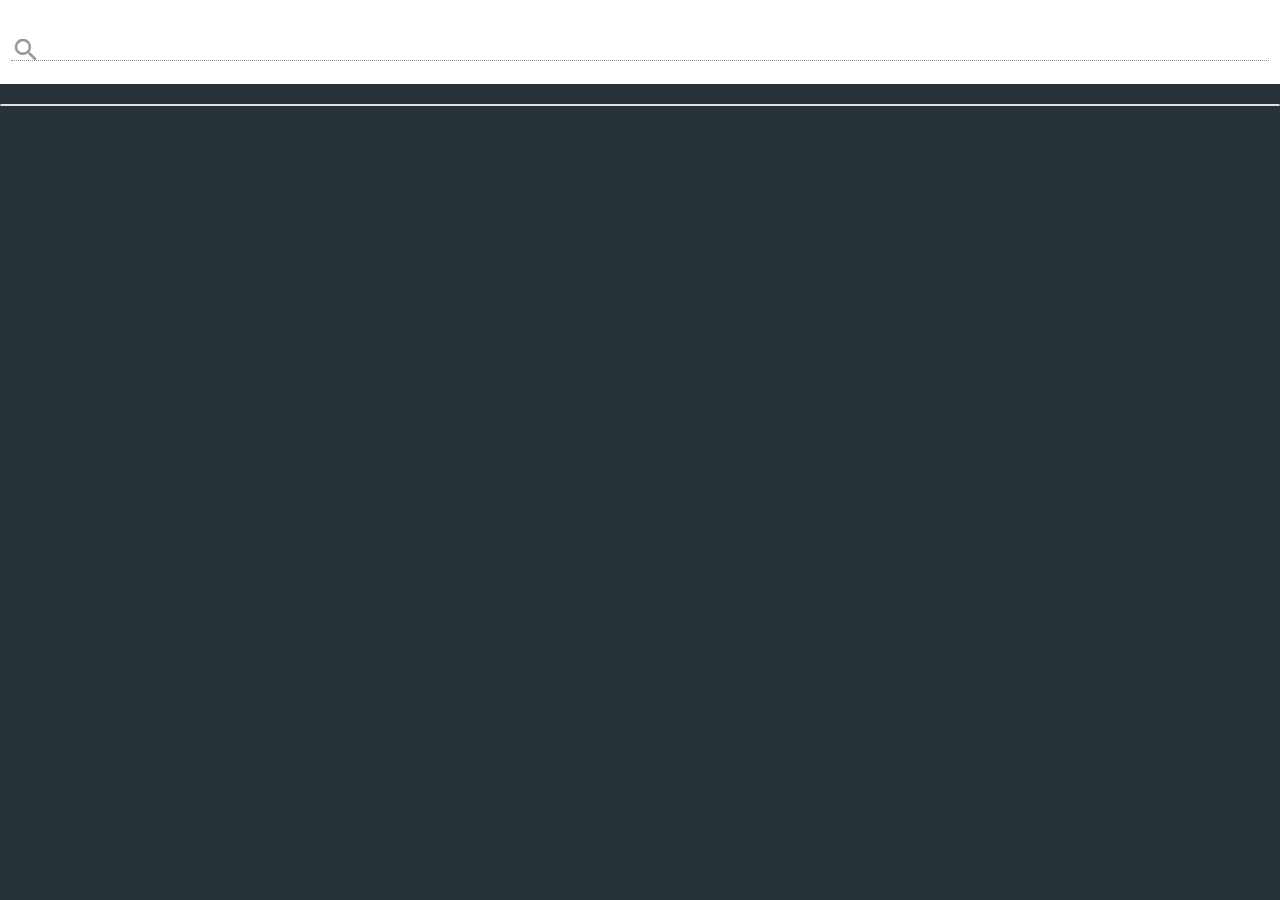
<file: blocked.html>
<!DOCTYPE html>
<html lang="en">
<head>
    <meta charset="UTF-8">
    <title>Blocked - Tap&Resolve</title>
    <link rel="stylesheet" href="materialize.min.css">
    <link href="https://fonts.googleapis.com/icon?family=Material+Icons" rel="stylesheet">
    <meta name="viewport" content="width=device-width, initial-scale=1.0">
    <style>
        .collection-item {
            height: 15vh;
        }

        .card_name_column {
            height: 100%;
            text-align: center;
        }

        .card_name_inner {
            width: 100%;
        }

        .img_column {
            height: 100%;
            overflow: hidden;
        }
    </style>
</head>
<body class="blue-grey darken-4 white-text">

<div class="row white">
    <div class="input-field col s12">
        <input type="text" id="autocomplete-input"  onchange="filterCards()" class="autocomplete" disabled>
        <label for="autocomplete-input"><i class="material-icons prefix">search</i></label>
    </div>
</div>

<div id="card_collection" class="collection">
</div>
<script
        src="https://code.jquery.com/jquery-3.3.1.js"
        integrity="sha256-2Kok7MbOyxpgUVvAk/HJ2jigOSYS2auK4Pfzbm7uH60="
        crossorigin="anonymous"></script>
<script src="https://cdnjs.cloudflare.com/ajax/libs/materialize/1.0.0/js/materialize.min.js"></script>
<script src="constants.js"></script>
<input type="text" value="BLOCKED" id="TABLE_REF" disabled style="display: none">
<script src="cardsFromTable.js"></script>
</body>
</html>
</file>
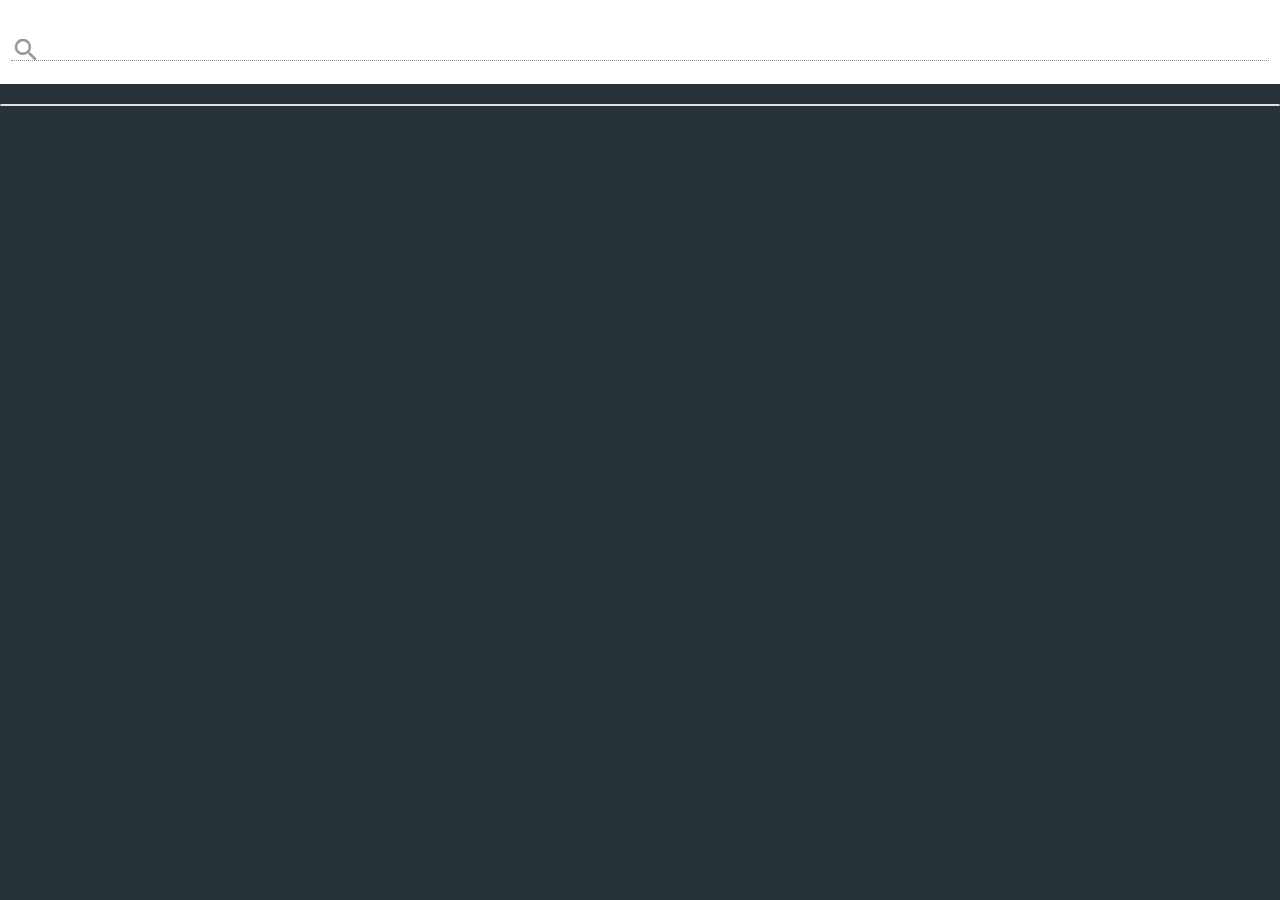
<file: liked.html>
<!DOCTYPE html>
<html lang="en">
<head>
    <meta charset="UTF-8">
    <title>Liked - Tap&Resolve</title>
    <link rel="stylesheet" href="materialize.min.css">
    <link href="https://fonts.googleapis.com/icon?family=Material+Icons" rel="stylesheet">
    <meta name="viewport" content="width=device-width, initial-scale=1.0">
    <style>
        .collection-item {
            height: 15vh;
        }

        .card_name_column {
            height: 100%;
            text-align: center;
        }

        .card_name_inner {
            width: 100%;
        }

        .img_column {
            height: 100%;
            overflow: hidden;
        }
    </style>
</head>
<body class="blue-grey darken-4 white-text">

<div class="row white">
    <div class="input-field col s12">
        <input type="text" id="autocomplete-input"  onchange="filterCards()" class="autocomplete" disabled>
        <label for="autocomplete-input"><i class="material-icons prefix">search</i></label>
    </div>
</div>

<div id="card_collection" class="collection">
</div>

<script
        src="https://code.jquery.com/jquery-3.3.1.js"
        integrity="sha256-2Kok7MbOyxpgUVvAk/HJ2jigOSYS2auK4Pfzbm7uH60="
        crossorigin="anonymous"></script>
<script src="https://cdnjs.cloudflare.com/ajax/libs/materialize/1.0.0/js/materialize.min.js"></script>
<script src="constants.js"></script>
<input type="text" value="LIKED" id="TABLE_REF" disabled style="display: none">
<script src="cardsFromTable.js"></script>
</body>
</html>
</file>
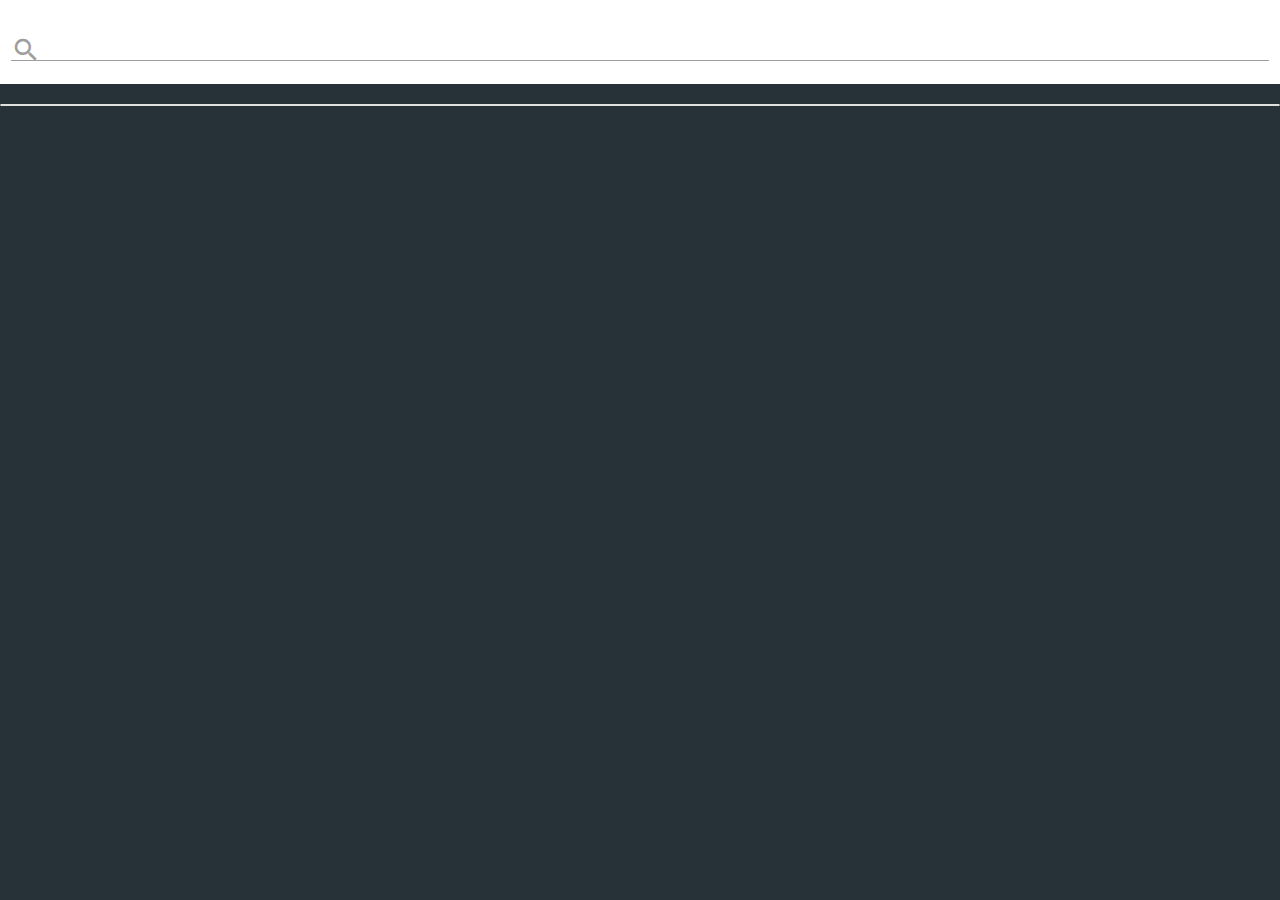
<file: search.html>
<!DOCTYPE html>
<html lang="en">
<head>
    <meta charset="UTF-8">
    <title>Search - Tap&Resolve</title>
    <link rel="stylesheet" href="materialize.min.css">
    <link href="https://fonts.googleapis.com/icon?family=Material+Icons" rel="stylesheet">
    <meta name="viewport" content="width=device-width, initial-scale=1.0">
    <style>
        .collection-item {
            height: 15vh;
        }

        .card_name_column {
            height: 100%;
            text-align: center;
        }

        .card_name_inner {
            width: 100%;
        }

        .img_column {
            height: 100%;
            overflow: hidden;
        }
    </style>
</head>
<body class="blue-grey darken-4 white-text">

<div class="row white">
    <div class="input-field col s12">
        <input type="text" id="autocomplete-input" oninput="filterCards()" class="autocomplete">
        <label for="autocomplete-input"><i class="material-icons prefix">search</i></label>
    </div>
</div>

<div id="results_collection" class="collection blue-grey darken-4 white-text">
</div>

<script
        src="https://code.jquery.com/jquery-3.3.1.js"
        integrity="sha256-2Kok7MbOyxpgUVvAk/HJ2jigOSYS2auK4Pfzbm7uH60="
        crossorigin="anonymous"></script>
<script src="https://cdnjs.cloudflare.com/ajax/libs/materialize/1.0.0/js/materialize.min.js"></script>
<script src="constants.js"></script>
<script src="search.js"></script>
</body>
</html>
</file>
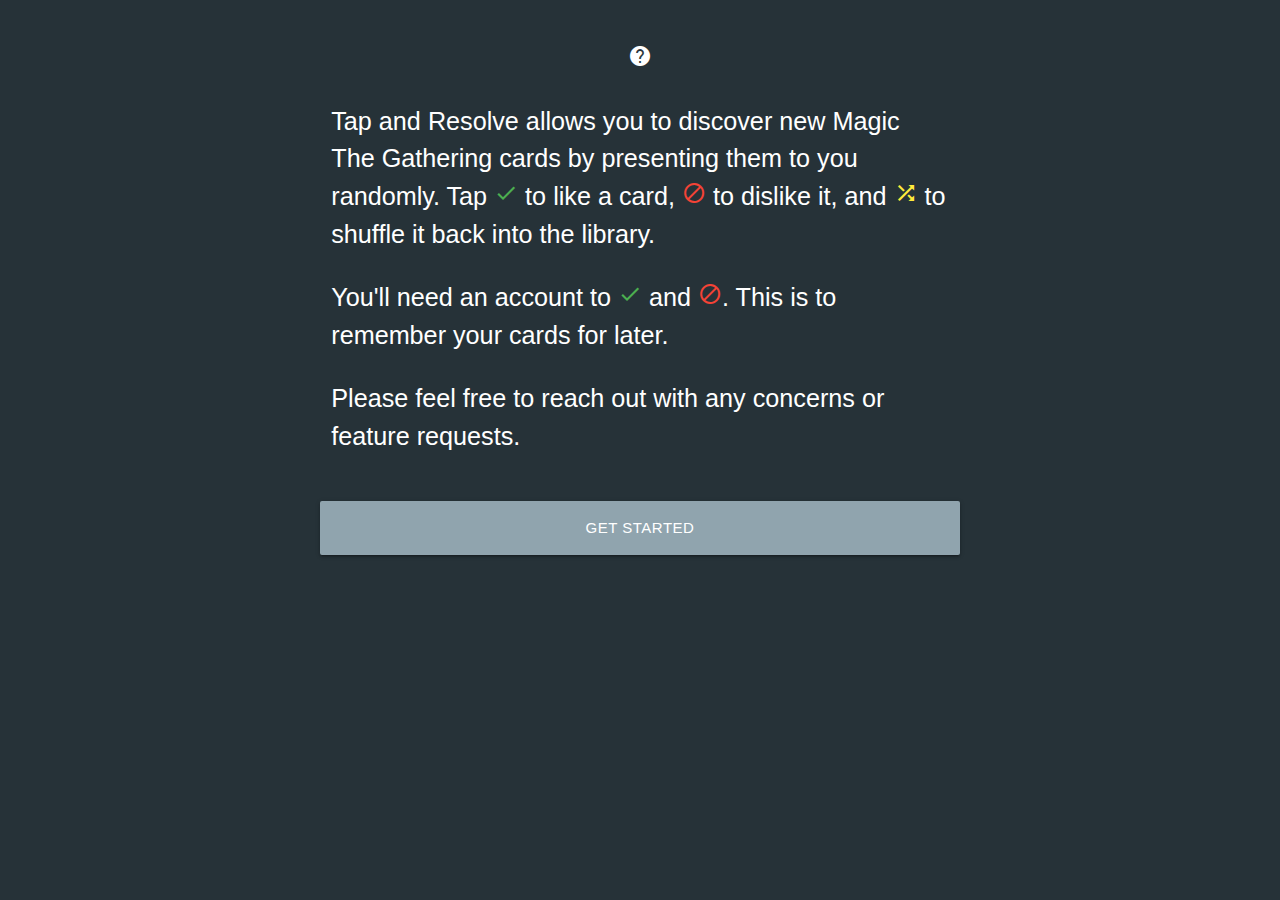
<file: html/about.html>
<!DOCTYPE html>
<html lang="en">
<head>
    <meta charset="UTF-8">
    <title>About - Tap and Resolve - Draw Random Magic The Gathering Cards</title>
    <link rel="stylesheet" href="https://cdnjs.cloudflare.com/ajax/libs/materialize/1.0.0/css/materialize.min.css">
    <link href="https://fonts.googleapis.com/icon?family=Material+Icons" rel="stylesheet">
    <meta name="viewport" content="width=device-width, initial-scale=1.0">
    <link rel="stylesheet" href="../css/about.css">
</head>
<body class="blue-grey darken-4 white-text">
<header>
    <div id="outer_row" class="row valign-wrapper">
        <div class="col s12">
            <div class="row">
                <div class="col xl6 offset-xl3">
                    <h3 class="center"><i class=" material-icons">help</i></h3>
                    <p class="flow-text">
                        Tap and Resolve allows you to discover new Magic The Gathering cards by presenting them to you
                        randomly.
                        Tap
                        <i class="green-text material-icons">check</i> to like a card, <i
                            class="red-text material-icons">block</i> to dislike it, and <i
                            class="yellow-text material-icons">shuffle</i> to shuffle it back into the library.
                    </p>
                    <p class="flow-text">
                        You'll need an account to <i class="green-text material-icons">check</i> and <i
                            class="red-text material-icons">block</i>. This is to remember your cards for later.
                    </p>

                    <p class="flow-text">Please feel free to reach out with any concerns or feature requests.</p>

                </div>

            </div>
            <div id="get_started_row" class="row valign-wrapper">
                <a id="get_started_button" class="center btn-large blue-grey lighten-2 col s12 xl6 offset-xl3"
                   onclick="goToDrawPage()">Get Started</a>
            </div>
        </div>
    </div>
</header>
<main>
</main>
<script
        src="https://code.jquery.com/jquery-3.3.1.js"
        integrity="sha256-2Kok7MbOyxpgUVvAk/HJ2jigOSYS2auK4Pfzbm7uH60="
        crossorigin="anonymous"></script>
<script src="https://cdnjs.cloudflare.com/ajax/libs/materialize/1.0.0/js/materialize.min.js"></script>
<script src="../js/constants.js"></script>
<script src="../js/navBar.js"></script>
<script src="../js/about.js"></script>
</body>
</html>
</file>
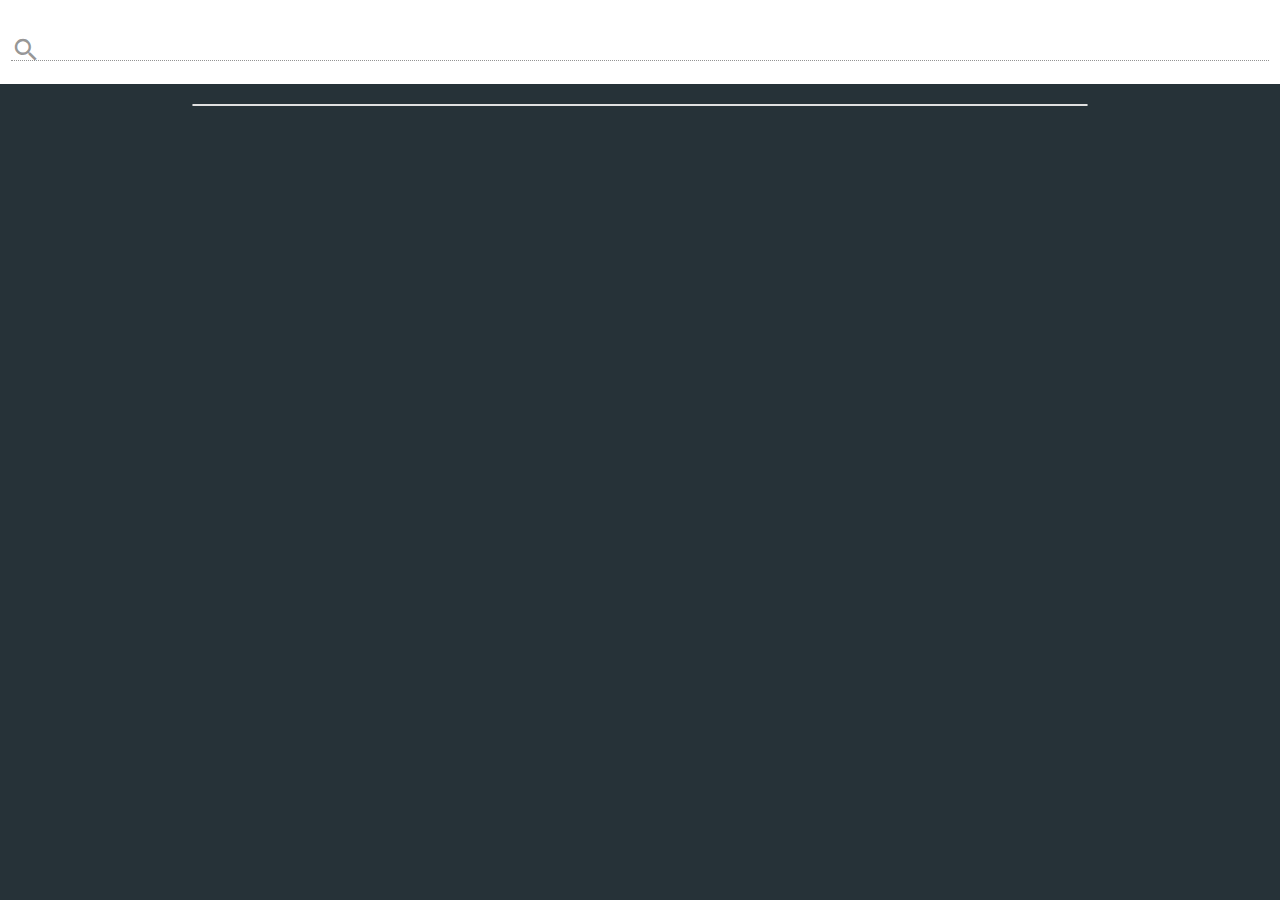
<file: html/blocked.html>
<!DOCTYPE html>
<html lang="en">
<head>
    <meta charset="UTF-8">
    <title>Blocked - Tap and Resolve - Draw Random Magic The Gathering Cards</title>
    <link rel="stylesheet" href="https://cdnjs.cloudflare.com/ajax/libs/materialize/1.0.0/css/materialize.min.css">
    <link href="https://fonts.googleapis.com/icon?family=Material+Icons" rel="stylesheet">
    <meta name="viewport" content="width=device-width, initial-scale=1.0">
    <link rel="stylesheet" href="../css/card_collection.css">
</head>
<body class="blue-grey darken-4 white-text">

<div class="row white">
    <div class="input-field col s12">
        <input type="text" id="autocomplete-input" oninput="filterCards()" class="autocomplete" disabled>
        <label for="autocomplete-input"><i class="material-icons prefix">search</i></label>
    </div>
</div>
<div class="row container">
    <div id="card_collection" class="collection">
    </div>
</div>
<script
        src="https://code.jquery.com/jquery-3.3.1.js"
        integrity="sha256-2Kok7MbOyxpgUVvAk/HJ2jigOSYS2auK4Pfzbm7uH60="
        crossorigin="anonymous"></script>
<script src="https://cdnjs.cloudflare.com/ajax/libs/materialize/1.0.0/js/materialize.min.js"></script>
<script src="../js/constants.js"></script>
<script src="../js/navBar.js"></script>
<script src="../js/cardModal.js"></script>
<input type="text" value="BLOCKED" id="TABLE_REF" disabled style="display: none">
<script src="../js/cardsFromTable.js"></script>
</body>
</html>
</file>
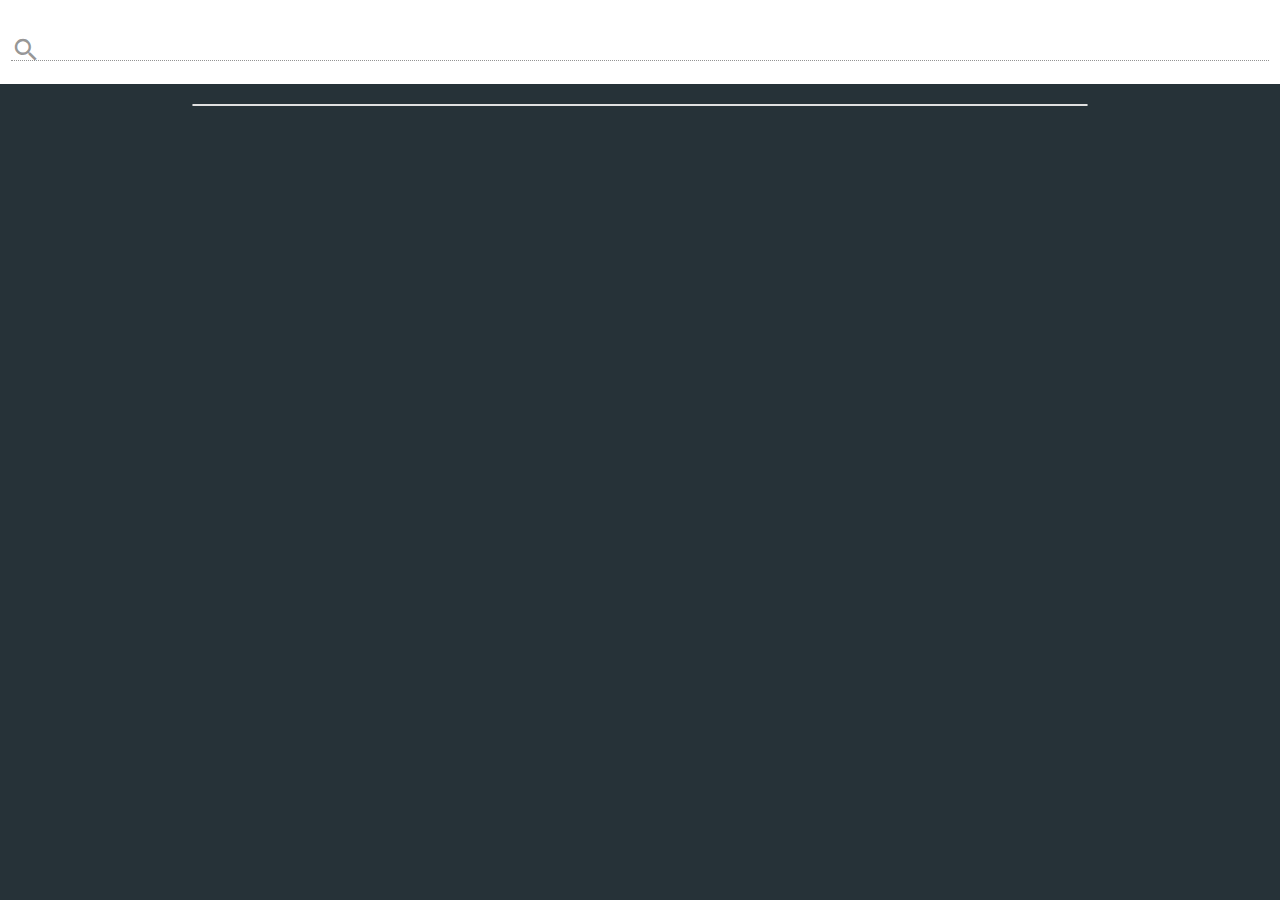
<file: html/liked.html>
<!DOCTYPE html>
<html lang="en">
<head>
    <meta charset="UTF-8">
    <title>Liked - Tap and Resolve - Draw Random Magic The Gathering Cards</title>
    <link rel="stylesheet" href="https://cdnjs.cloudflare.com/ajax/libs/materialize/1.0.0/css/materialize.min.css">
    <link href="https://fonts.googleapis.com/icon?family=Material+Icons" rel="stylesheet">
    <meta name="viewport" content="width=device-width, initial-scale=1.0">
    <link rel="stylesheet" href="../css/card_collection.css">

</head>
<body class="blue-grey darken-4 white-text">

<div class="row white">
    <div class="input-field col s12">
        <input type="text" id="autocomplete-input" oninput="filterCards()" class="autocomplete" disabled>
        <label for="autocomplete-input"><i class="material-icons prefix">search</i></label>
    </div>
</div>

<div class="row container">
    <div id="card_collection" class="collection">
    </div>
</div>
<script
        src="https://code.jquery.com/jquery-3.3.1.js"
        integrity="sha256-2Kok7MbOyxpgUVvAk/HJ2jigOSYS2auK4Pfzbm7uH60="
        crossorigin="anonymous"></script>
<script src="https://cdnjs.cloudflare.com/ajax/libs/materialize/1.0.0/js/materialize.min.js"></script>
<script src="../js/constants.js"></script>
<script src="../js/navBar.js"></script>
<script src="../js/cardModal.js"></script>
<input type="text" value="LIKED" id="TABLE_REF" disabled style="display: none">
<script src="../js/cardsFromTable.js"></script>
</body>
</html>
</file>
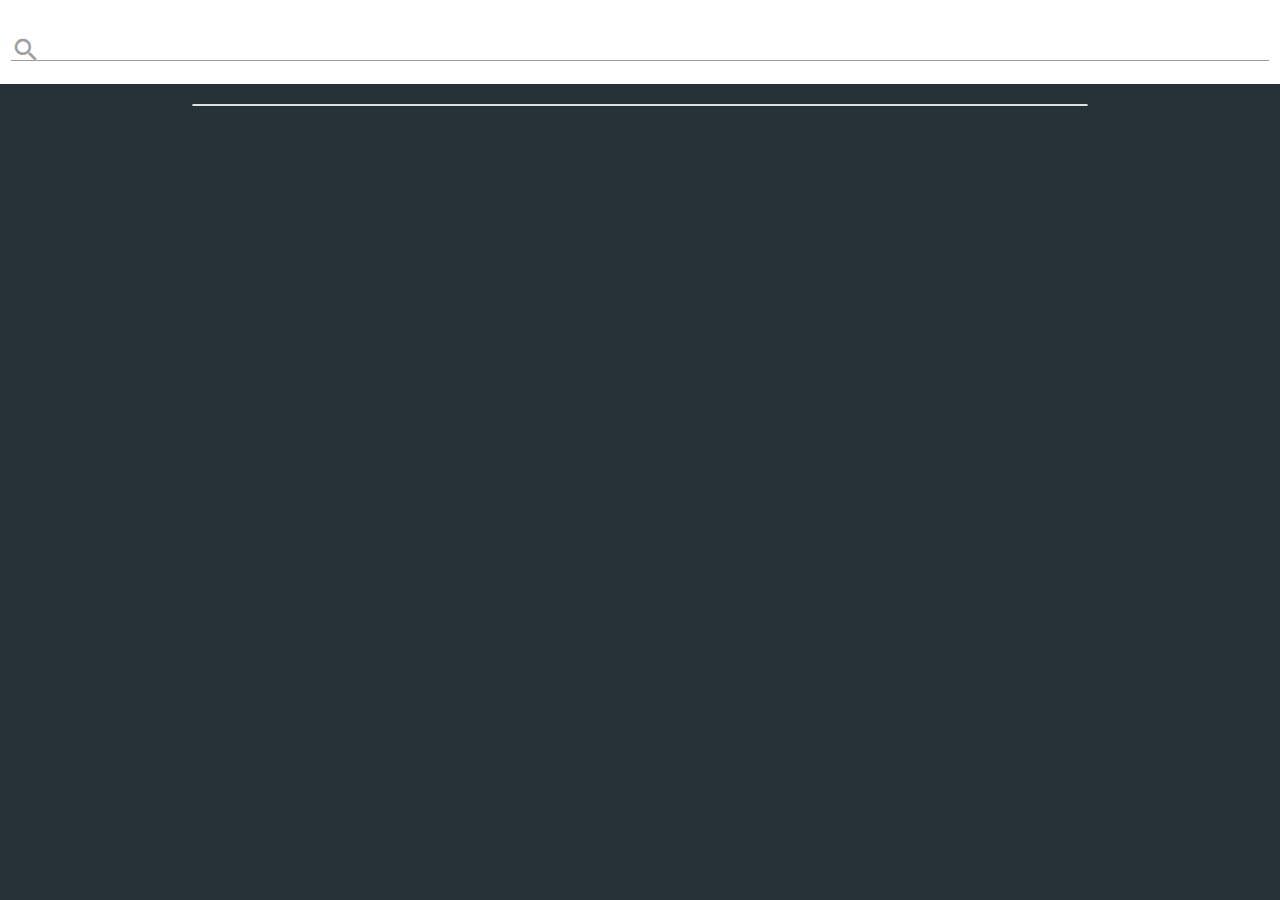
<file: html/search.html>
<!DOCTYPE html>
<html lang="en">
<head>
    <meta charset="UTF-8">
    <title>Search - Tap and Resolve - Draw Random Magic The Gathering Cards</title>
    <link rel="stylesheet" href="https://cdnjs.cloudflare.com/ajax/libs/materialize/1.0.0/css/materialize.min.css">
    <link href="https://fonts.googleapis.com/icon?family=Material+Icons" rel="stylesheet">
    <meta name="viewport" content="width=device-width, initial-scale=1.0">
    <link rel="stylesheet" href="../css/card_collection.css">
</head>
<body class="blue-grey darken-4 white-text">

<div class="row white">
    <div class="input-field col s12">
        <input type="text" id="autocomplete-input" oninput="fetchAndDisplayCards()" class="autocomplete">
        <label for="autocomplete-input"><i class="material-icons prefix">search</i></label>
    </div>
</div>

<div id="card_collection" class="collection blue-grey darken-4 white-text container">
</div>
<script
        src="https://code.jquery.com/jquery-3.3.1.js"
        integrity="sha256-2Kok7MbOyxpgUVvAk/HJ2jigOSYS2auK4Pfzbm7uH60="
        crossorigin="anonymous"></script>
<script src="https://cdnjs.cloudflare.com/ajax/libs/materialize/1.0.0/js/materialize.min.js"></script>
<script src="../js/constants.js"></script>
<script src="../js/navBar.js"></script>
<script src="../js/cardModal.js"></script>
<input type="text" id="TABLE_REF" value="SEARCH" disabled style="display:none;">
<script src="../js/cardsFromTable.js"></script>
</body>
</html>
</file>
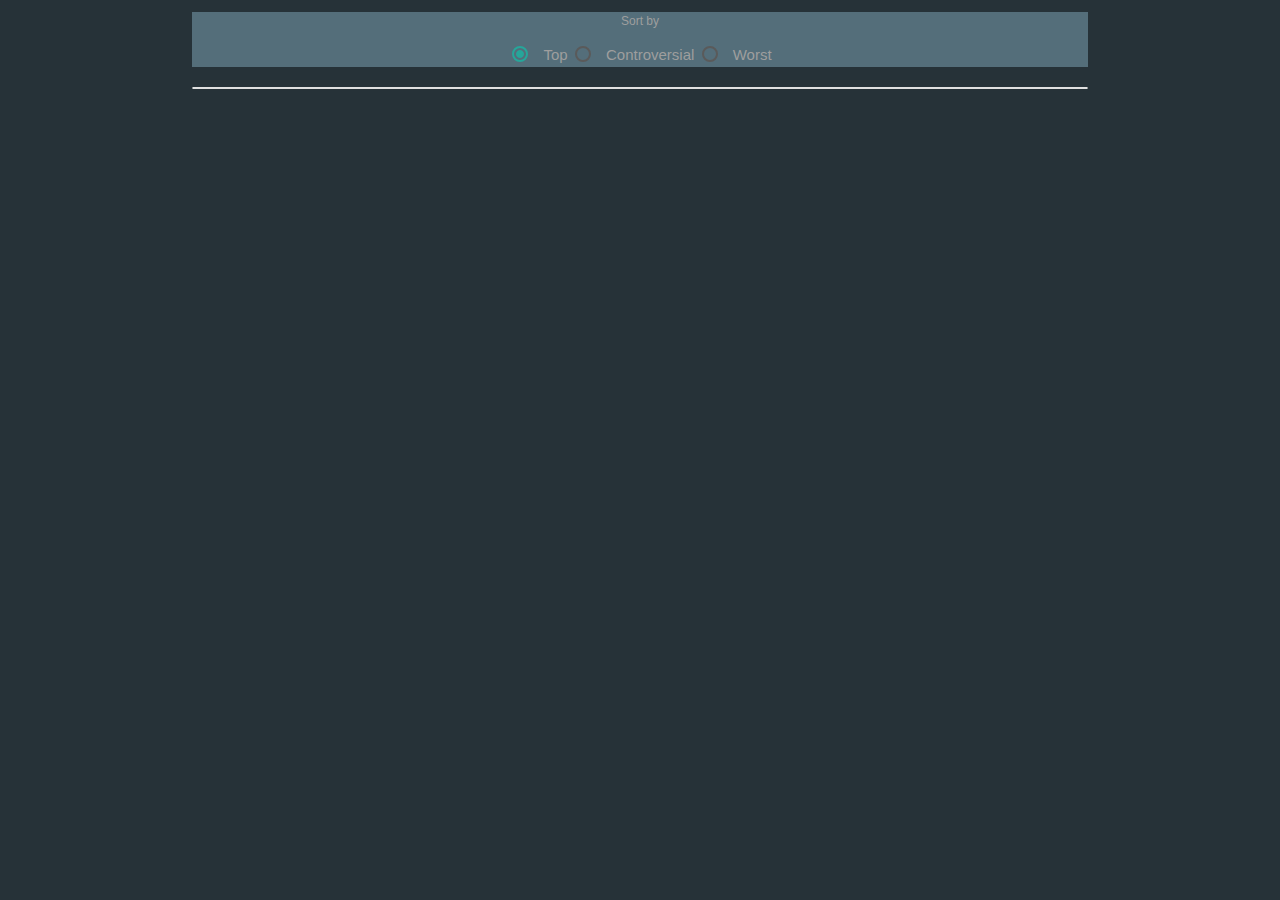
<file: html/top_cards.html>
<!DOCTYPE html>
<html lang="en">
<head>
    <meta charset="UTF-8">
    <title>Top Cards - Tap and Resolve - Draw Random Magic The Gathering Cards</title>
    <link rel="stylesheet" href="https://cdnjs.cloudflare.com/ajax/libs/materialize/1.0.0/css/materialize.min.css">
    <link href="https://fonts.googleapis.com/icon?family=Material+Icons" rel="stylesheet">
    <link rel="stylesheet" href="../css/card_collection.css">
    <meta name="viewport" content="width=device-width, initial-scale=1.0">
</head>
<body class="blue-grey darken-4 white-text">
<form class="center row blue-grey darken-1 container" action="#">
    <label>
        <p>Sort by</p>
        <span>
        <label for="radio_top">
            <input class="with-gap" onclick="changeSortType()" name="sort_radio" value="top" id="radio_top" type="radio"
                   checked/>
            <span>Top</span>
        </label>
    </span>
        <span>
        <label for="radio_controversial">
            <input class="with-gap" name="sort_radio" onclick="changeSortType()" value="controversial"
                   id="radio_controversial" type="radio"/>
            <span>Controversial</span>
        </label>
    </span>
        <span>
        <label for="radio_worst">
            <input class="with-gap" name="sort_radio" onclick="changeSortType()" value="worst" id="radio_worst"
                   type="radio"/>
            <span>Worst</span>
        </label>
    </span>
    </label>
</form>
<div class="row">
    <div id="card_collection" class="collection container">
    </div>
</div>
<script
        src="https://code.jquery.com/jquery-3.3.1.js"
        integrity="sha256-2Kok7MbOyxpgUVvAk/HJ2jigOSYS2auK4Pfzbm7uH60="
        crossorigin="anonymous"></script>
<script src="https://cdnjs.cloudflare.com/ajax/libs/materialize/1.0.0/js/materialize.min.js"></script>
<script src="../js/constants.js"></script>
<script src="../js/navBar.js"></script>
<script src="../js/cardModal.js"></script>
<input type="text" value="TOP_CARDS" id="TABLE_REF" disabled style="display: none">
<script src="../js/cardsFromTable.js"></script>
</body>
</html>
</file>
<file: css/about.css>
body {
    display: flex;
    min-height: 100vh;
    flex-direction: column;
}

main {
    flex: 1 0 auto;
}
</file>
<file: css/card_collection.css>
.collection-item {
    height: 15vh;
}

.card_name_column {
    height: 100%;
    text-align: center;
}

.card_name_inner {
    width: 100%;
}

.img_column {
    height: 100%;
    overflow: hidden;
}
</file>
